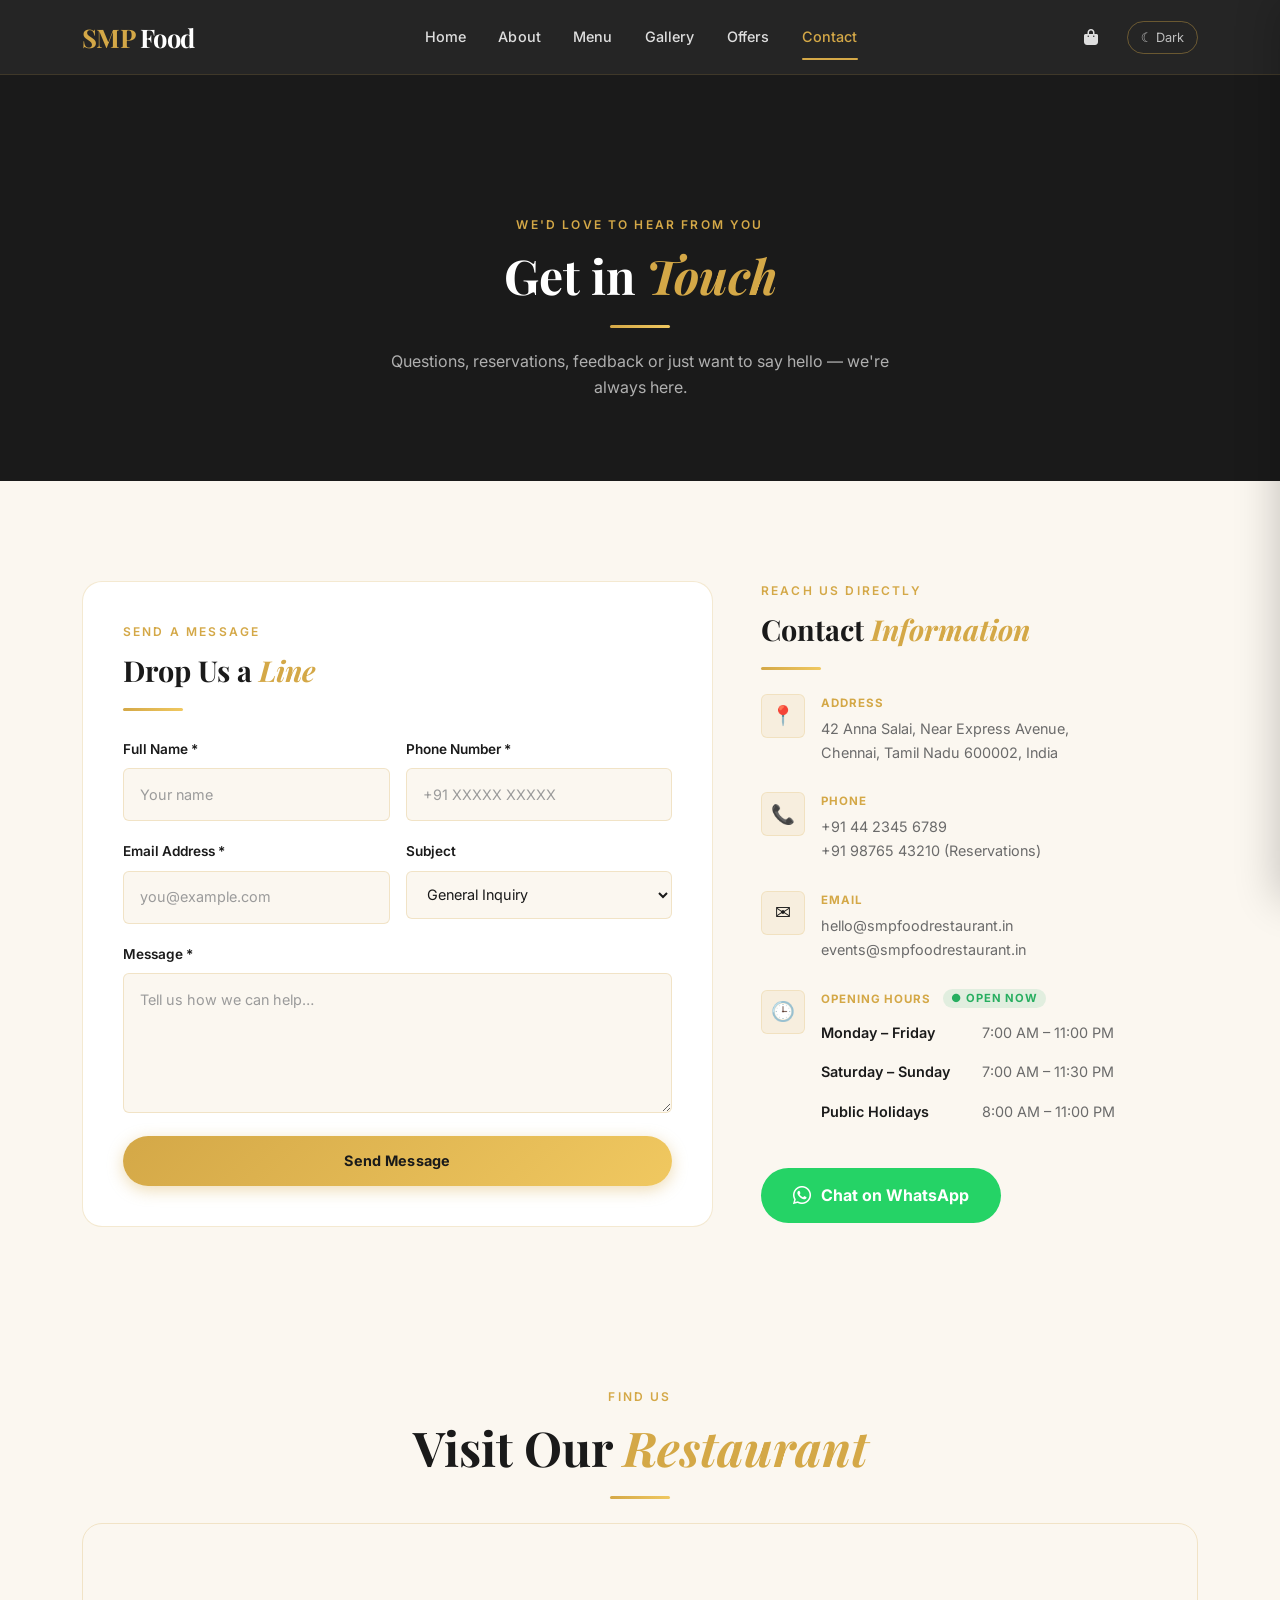
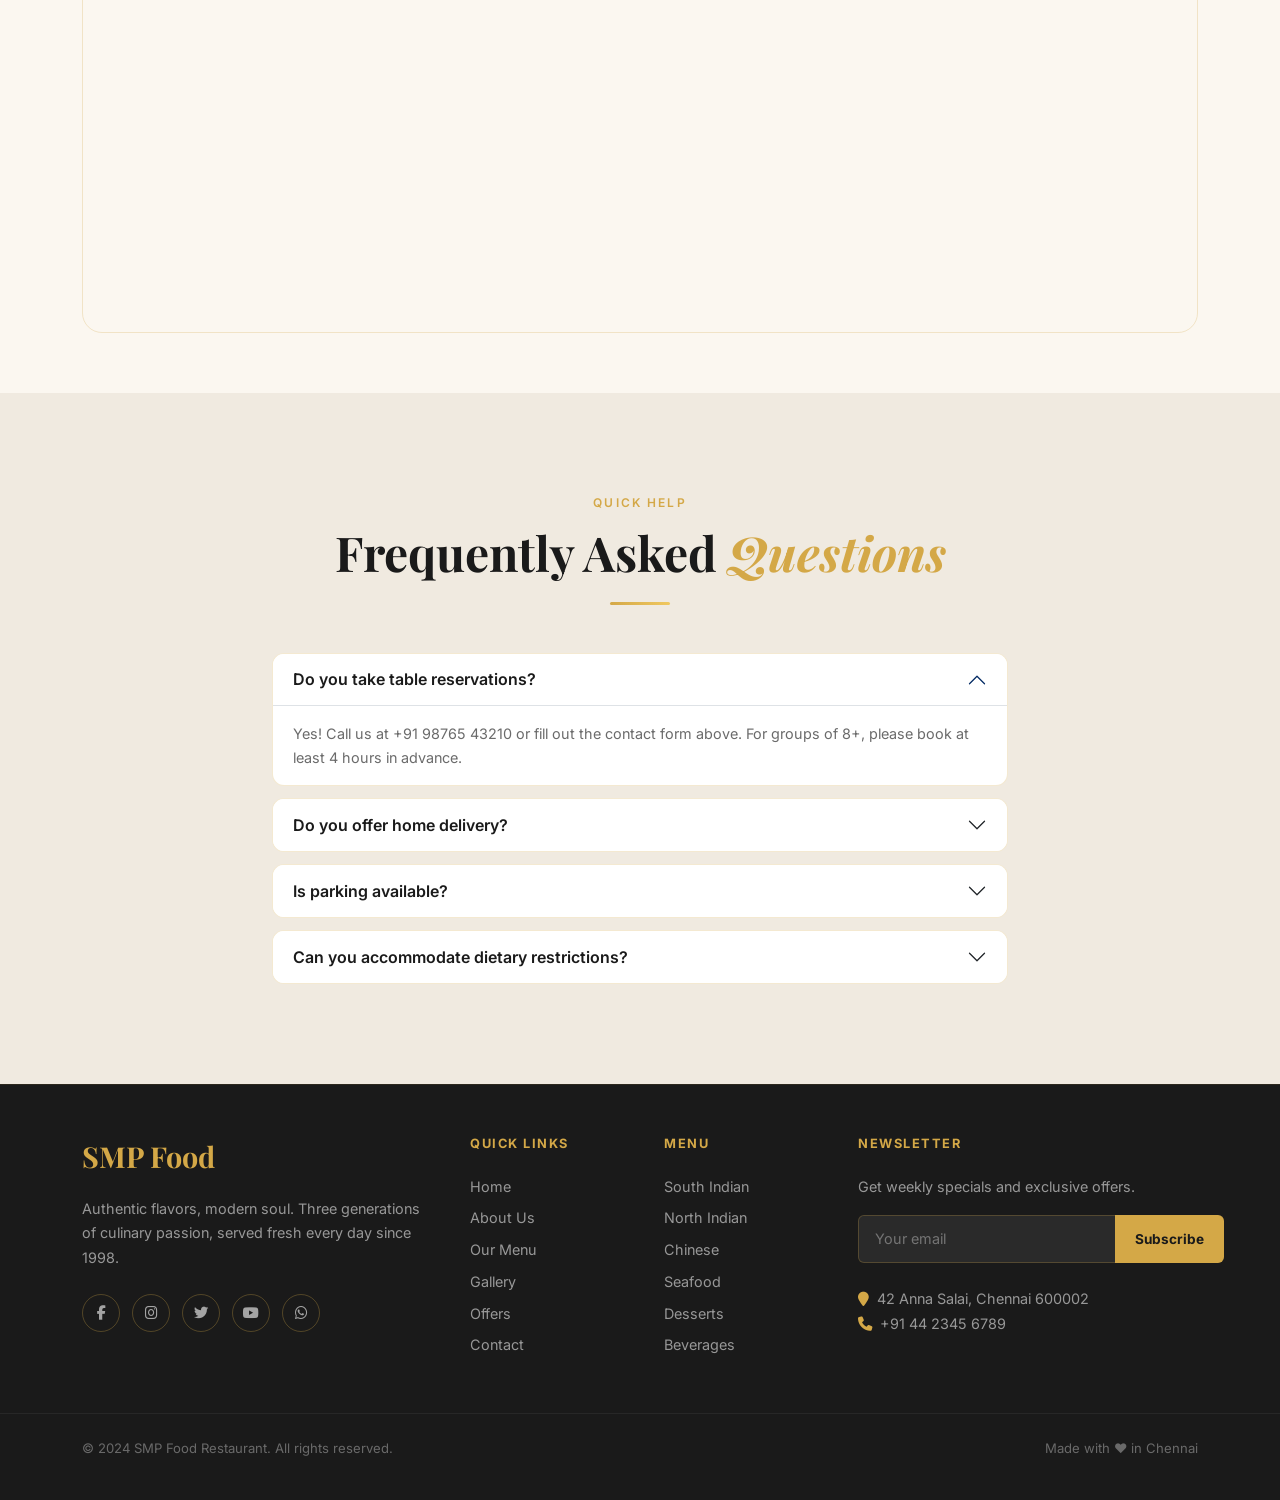
<file: Restaurant/contact.html>
<!DOCTYPE html>
<html lang="en" data-theme="">
<head>
  <meta charset="UTF-8">
  <meta name="viewport" content="width=device-width, initial-scale=1.0">
  <title>Contact Us — SMP Food Restaurant</title>
  <meta name="description" content="Get in touch with SMP Food Restaurant, Chennai. Find our location, opening hours, phone number and send us a message.">
  <link rel="icon" href="data:image/svg+xml,<svg xmlns='http://www.w3.org/2000/svg' viewBox='0 0 100 100'><text y='.9em' font-size='90'>🍛</text></svg>">
  <link rel="stylesheet" href="https://cdn.jsdelivr.net/npm/bootstrap@5.3.2/dist/css/bootstrap.min.css">
  <link rel="stylesheet" href="https://cdnjs.cloudflare.com/ajax/libs/font-awesome/6.5.0/css/all.min.css">
  <link rel="stylesheet" href="assets/css/style.css">
</head>
<body>

<!-- Cart Overlay & Sidebar -->
<div id="cart-overlay"></div>
<div id="cart-sidebar">
  <div class="cart-header">
    <h3 class="cart-title">🛒 Your Order</h3>
    <button id="cart-close" class="cart-close">✕</button>
  </div>
  <div class="cart-items" id="cart-items"></div>
  <div class="cart-footer">
    <div class="cart-total-row"><span>Total</span><span id="cart-total">₹0</span></div>
    <button id="checkout-btn" class="btn-gold w-100 mb-2" disabled>Checkout</button>
    <button id="clear-cart" class="btn-outline-gold w-100" style="font-size:0.85rem">Clear Cart</button>
  </div>
</div>
<div id="toast-smp" class="toast-smp"><span class="toast-icon">✓</span><span class="toast-msg"></span></div>
<button id="back-to-top" title="Back to top">↑</button>

<!-- NAVBAR -->
<nav id="mainNav" class="navbar navbar-expand-lg sticky-top">
  <div class="container">
    <a class="navbar-brand" href="index.html">SMP <span>Food</span></a>
    <div class="d-flex align-items-center gap-2 order-lg-last">
      <div class="cart-btn-wrap position-relative" id="cart-toggle">
        <i class="fa fa-shopping-bag"></i><span id="cart-count">0</span>
      </div>
      <button class="dark-toggle">☾ Dark</button>
      <button class="navbar-toggler ms-2" type="button" data-bs-toggle="collapse" data-bs-target="#navMenu">
        <span class="navbar-toggler-icon"></span>
      </button>
    </div>
    <div class="collapse navbar-collapse" id="navMenu">
      <ul class="navbar-nav mx-auto">
        <li class="nav-item"><a class="nav-link" href="index.html">Home</a></li>
        <li class="nav-item"><a class="nav-link" href="about.html">About</a></li>
        <li class="nav-item"><a class="nav-link" href="menu.html">Menu</a></li>
        <li class="nav-item"><a class="nav-link" href="gallery.html">Gallery</a></li>
        <li class="nav-item"><a class="nav-link" href="offers.html">Offers</a></li>
        <li class="nav-item"><a class="nav-link" href="contact.html">Contact</a></li>
      </ul>
    </div>
  </div>
</nav>

<!-- HERO -->
<section class="contact-hero">
  <div style="position:relative;z-index:2">
    <div class="container text-center text-white">
      <span class="section-eyebrow" data-fade>We'd Love to Hear From You</span>
      <h1 class="section-title" style="color:white" data-fade>Get in <em>Touch</em></h1>
      <div class="divider-gold mx-auto"></div>
      <p style="color:rgba(255,255,255,0.65);max-width:500px;margin:1rem auto 0;font-size:1rem" data-fade>
        Questions, reservations, feedback or just want to say hello — we're always here.
      </p>
    </div>
  </div>
</section>

<!-- CONTACT FORM + INFO -->
<section class="section-pad">
  <div class="container">
    <div class="row g-5">
      <!-- FORM -->
      <div class="col-lg-7" data-fade-left>
        <div class="contact-card">
          <span class="section-eyebrow">Send a Message</span>
          <h2 class="section-title" style="font-size:1.8rem">Drop Us a <em>Line</em></h2>
          <div class="divider-gold"></div>
          <form id="contact-form" class="mt-4">
            <div class="row g-3">
              <div class="col-md-6">
                <label class="form-label" style="font-size:0.85rem;font-weight:600">Full Name *</label>
                <input type="text" class="form-control-smp" placeholder="Your name" required>
              </div>
              <div class="col-md-6">
                <label class="form-label" style="font-size:0.85rem;font-weight:600">Phone Number *</label>
                <input type="tel" class="form-control-smp" placeholder="+91 XXXXX XXXXX" required>
              </div>
              <div class="col-md-6">
                <label class="form-label" style="font-size:0.85rem;font-weight:600">Email Address *</label>
                <input type="email" class="form-control-smp" placeholder="you@example.com" required>
              </div>
              <div class="col-md-6">
                <label class="form-label" style="font-size:0.85rem;font-weight:600">Subject</label>
                <select class="form-control-smp">
                  <option>General Inquiry</option>
                  <option>Table Reservation</option>
                  <option>Catering & Events</option>
                  <option>Feedback / Complaint</option>
                  <option>Job Application</option>
                </select>
              </div>
              <div class="col-12">
                <label class="form-label" style="font-size:0.85rem;font-weight:600">Message *</label>
                <textarea class="form-control-smp" placeholder="Tell us how we can help…" required></textarea>
              </div>
              <div class="col-12">
                <button type="submit" class="btn-gold w-100 w-md-auto">Send Message</button>
              </div>
            </div>
          </form>
        </div>
      </div>

      <!-- INFO -->
      <div class="col-lg-5" data-fade-right>
        <span class="section-eyebrow">Reach Us Directly</span>
        <h2 class="section-title" style="font-size:1.8rem">Contact <em>Information</em></h2>
        <div class="divider-gold mb-4"></div>

        <div class="info-item">
          <div class="info-icon">📍</div>
          <div>
            <div class="info-label">Address</div>
            <div class="info-value">42 Anna Salai, Near Express Avenue,<br>Chennai, Tamil Nadu 600002, India</div>
          </div>
        </div>
        <div class="info-item">
          <div class="info-icon">📞</div>
          <div>
            <div class="info-label">Phone</div>
            <div class="info-value">+91 44 2345 6789<br>+91 98765 43210 (Reservations)</div>
          </div>
        </div>
        <div class="info-item">
          <div class="info-icon">✉️</div>
          <div>
            <div class="info-label">Email</div>
            <div class="info-value">hello@smpfoodrestaurant.in<br>events@smpfoodrestaurant.in</div>
          </div>
        </div>
        <div class="info-item">
          <div class="info-icon">🕒</div>
          <div>
            <div class="info-label">Opening Hours <span class="open-badge">● Open Now</span></div>
            <table class="hours-table">
              <tr><td>Monday – Friday</td><td>7:00 AM – 11:00 PM</td></tr>
              <tr><td>Saturday – Sunday</td><td>7:00 AM – 11:30 PM</td></tr>
              <tr><td>Public Holidays</td><td>8:00 AM – 11:00 PM</td></tr>
            </table>
          </div>
        </div>

        <!-- WhatsApp -->
        <a href="https://wa.me/919876543210?text=Hi%20SMP%20Food%2C%20I%27d%20like%20to%20know%20more" target="_blank" class="whatsapp-btn mt-2">
          <i class="fab fa-whatsapp" style="font-size:1.3rem"></i> Chat on WhatsApp
        </a>
      </div>
    </div>
  </div>
</section>

<!-- MAP -->
<section class="section-pad-sm">
  <div class="container">
    <div class="text-center mb-4" data-fade>
      <span class="section-eyebrow">Find Us</span>
      <h2 class="section-title">Visit Our <em>Restaurant</em></h2>
      <div class="divider-gold mx-auto"></div>
    </div>
    <div class="map-embed" data-fade>
      <iframe
        src="https://www.google.com/maps/embed?pb=!1m18!1m12!1m3!1d3888.526766329!2d80.2602!3d13.0604!2m3!1f0!2f0!3f0!3m2!1i1024!2i768!4f13.1!3m3!1m2!1s0x0%3A0x0!2zMTPCsDAzJzM2LjQiTiA4MMKwMTUnMzYuNyJF!5e0!3m2!1sen!2sin!4v1620000000000!5m2!1sen!2sin"
        width="100%" height="400" style="border:0" allowfullscreen="" loading="lazy"
        referrerpolicy="no-referrer-when-downgrade" title="SMP Food Restaurant Location">
      </iframe>
    </div>
  </div>
</section>

<!-- FAQ / QUICK LINKS -->
<section class="section-pad featured-bg">
  <div class="container">
    <div class="text-center mb-5" data-fade>
      <span class="section-eyebrow">Quick Help</span>
      <h2 class="section-title">Frequently Asked <em>Questions</em></h2>
      <div class="divider-gold mx-auto"></div>
    </div>
    <div class="row justify-content-center">
      <div class="col-lg-8">
        <div class="accordion" id="faqAccordion" data-fade>
          <div class="accordion-item" style="background:var(--white);border:1px solid var(--border);border-radius:var(--radius-md);margin-bottom:0.75rem;overflow:hidden">
            <h2 class="accordion-header">
              <button class="accordion-button" type="button" data-bs-toggle="collapse" data-bs-target="#faq1" style="background:var(--white);color:var(--text-main);font-weight:600">Do you take table reservations?</button>
            </h2>
            <div id="faq1" class="accordion-collapse collapse show" data-bs-parent="#faqAccordion">
              <div class="accordion-body" style="color:var(--text-muted);font-size:0.9rem">Yes! Call us at +91 98765 43210 or fill out the contact form above. For groups of 8+, please book at least 4 hours in advance.</div>
            </div>
          </div>
          <div class="accordion-item" style="background:var(--white);border:1px solid var(--border);border-radius:var(--radius-md);margin-bottom:0.75rem;overflow:hidden">
            <h2 class="accordion-header">
              <button class="accordion-button collapsed" type="button" data-bs-toggle="collapse" data-bs-target="#faq2" style="background:var(--white);color:var(--text-main);font-weight:600">Do you offer home delivery?</button>
            </h2>
            <div id="faq2" class="accordion-collapse collapse" data-bs-parent="#faqAccordion">
              <div class="accordion-body" style="color:var(--text-muted);font-size:0.9rem">Yes, we deliver within a 7km radius via our own delivery team, and we're also available on Swiggy and Zomato for wider coverage.</div>
            </div>
          </div>
          <div class="accordion-item" style="background:var(--white);border:1px solid var(--border);border-radius:var(--radius-md);margin-bottom:0.75rem;overflow:hidden">
            <h2 class="accordion-header">
              <button class="accordion-button collapsed" type="button" data-bs-toggle="collapse" data-bs-target="#faq3" style="background:var(--white);color:var(--text-main);font-weight:600">Is parking available?</button>
            </h2>
            <div id="faq3" class="accordion-collapse collapse" data-bs-parent="#faqAccordion">
              <div class="accordion-body" style="color:var(--text-muted);font-size:0.9rem">Yes, we have a private parking lot for 25 vehicles, plus valet service available on weekends and during events.</div>
            </div>
          </div>
          <div class="accordion-item" style="background:var(--white);border:1px solid var(--border);border-radius:var(--radius-md);overflow:hidden">
            <h2 class="accordion-header">
              <button class="accordion-button collapsed" type="button" data-bs-toggle="collapse" data-bs-target="#faq4" style="background:var(--white);color:var(--text-main);font-weight:600">Can you accommodate dietary restrictions?</button>
            </h2>
            <div id="faq4" class="accordion-collapse collapse" data-bs-parent="#faqAccordion">
              <div class="accordion-body" style="color:var(--text-muted);font-size:0.9rem">Absolutely. We offer Jain food, vegan options, and can adjust spice levels or remove allergens on request — just let our staff know.</div>
            </div>
          </div>
        </div>
      </div>
    </div>
  </div>
</section>

<!-- FOOTER -->
<footer class="site-footer pt-5">
  <div class="container">
    <div class="row g-5 pb-5">
      <div class="col-lg-4">
        <div class="footer-brand mb-3">SMP Food</div>
        <p class="footer-text mb-4">Authentic flavors, modern soul. Three generations of culinary passion, served fresh every day since 1998.</p>
        <div class="social-icons">
          <a href="#" class="social-icon"><i class="fab fa-facebook-f"></i></a>
          <a href="#" class="social-icon"><i class="fab fa-instagram"></i></a>
          <a href="#" class="social-icon"><i class="fab fa-twitter"></i></a>
          <a href="#" class="social-icon"><i class="fab fa-youtube"></i></a>
          <a href="https://wa.me/919876543210" class="social-icon"><i class="fab fa-whatsapp"></i></a>
        </div>
      </div>
      <div class="col-lg-2 col-md-4 col-6">
        <div class="footer-heading">Quick Links</div>
        <a class="footer-link" href="index.html">Home</a>
        <a class="footer-link" href="about.html">About Us</a>
        <a class="footer-link" href="menu.html">Our Menu</a>
        <a class="footer-link" href="gallery.html">Gallery</a>
        <a class="footer-link" href="offers.html">Offers</a>
        <a class="footer-link" href="contact.html">Contact</a>
      </div>
      <div class="col-lg-2 col-md-4 col-6">
        <div class="footer-heading">Menu</div>
        <a class="footer-link" href="menu.html?cat=south-indian">South Indian</a>
        <a class="footer-link" href="menu.html?cat=north-indian">North Indian</a>
        <a class="footer-link" href="menu.html?cat=chinese">Chinese</a>
        <a class="footer-link" href="menu.html?cat=seafood">Seafood</a>
        <a class="footer-link" href="menu.html?cat=desserts">Desserts</a>
        <a class="footer-link" href="menu.html?cat=beverages">Beverages</a>
      </div>
      <div class="col-lg-4 col-md-4">
        <div class="footer-heading">Newsletter</div>
        <p class="footer-text mb-3">Get weekly specials and exclusive offers.</p>
        <form id="newsletter-form" class="newsletter-form mb-4">
          <input type="email" placeholder="Your email" required>
          <button type="submit">Subscribe</button>
        </form>
        <div class="footer-text">
          <i class="fa fa-map-marker me-2" style="color:var(--gold)"></i>42 Anna Salai, Chennai 600002<br>
          <i class="fa fa-phone me-2" style="color:var(--gold)"></i>+91 44 2345 6789
        </div>
      </div>
    </div>
  </div>
  <div class="footer-bottom">
    <div class="container d-flex flex-wrap justify-content-between align-items-center gap-2">
      <p>© 2024 SMP Food Restaurant. All rights reserved.</p>
      <p>Made with ❤️ in Chennai</p>
    </div>
  </div>
</footer>

<script src="https://cdn.jsdelivr.net/npm/jquery@3.7.1/dist/jquery.min.js"></script>
<script src="https://cdn.jsdelivr.net/npm/bootstrap@5.3.2/dist/js/bootstrap.bundle.min.js"></script>
<script src="assets/js/cart.js"></script>
<script src="assets/js/script.js"></script>
</body>
</html>
</file>
<file: Restaurant/assets/css/style.css>
/* ==============================================
   SMP Food Restaurant — Master Stylesheet
   Design: Deep charcoal + saffron gold + cream
   Typography: Playfair Display + Inter
   ============================================== */

@import url('https://fonts.googleapis.com/css2?family=Playfair+Display:ital,wght@0,400;0,600;0,700;1,400&family=Inter:wght@300;400;500;600;700&display=swap');

/* ---- CSS Variables ---- */
:root {
  --gold: #D4A847;
  --gold-light: #F0C860;
  --gold-dark: #A8831E;
  --charcoal: #1A1A1A;
  --charcoal-soft: #2D2D2D;
  --cream: #FBF7F0;
  --cream-dark: #F0EAE0;
  --text-main: #1A1A1A;
  --text-muted: #6B6B6B;
  --text-light: #9B9B9B;
  --white: #FFFFFF;
  --danger: #E74C3C;
  --success: #27AE60;
  --spicy: #FF4444;
  --border: rgba(212,168,71,0.25);
  --shadow-sm: 0 2px 12px rgba(0,0,0,0.08);
  --shadow-md: 0 8px 32px rgba(0,0,0,0.12);
  --shadow-lg: 0 16px 48px rgba(0,0,0,0.18);
  --radius-sm: 6px;
  --radius-md: 12px;
  --radius-lg: 20px;
  --radius-xl: 32px;
  --transition: all 0.3s cubic-bezier(0.25, 0.46, 0.45, 0.94);
  --font-display: 'Playfair Display', Georgia, serif;
  --font-body: 'Inter', system-ui, sans-serif;
}

/* Dark Mode */
[data-theme="dark"] {
  --cream: #111111;
  --cream-dark: #1A1A1A;
  --charcoal: #F5F0E8;
  --charcoal-soft: #E8E0D0;
  --text-main: #F5F0E8;
  --text-muted: #BBBBBB;
  --text-light: #888888;
  --white: #1E1E1E;
  --border: rgba(212,168,71,0.2);
  --shadow-sm: 0 2px 12px rgba(0,0,0,0.3);
  --shadow-md: 0 8px 32px rgba(0,0,0,0.4);
}

/* ---- Reset & Base ---- */
*, *::before, *::after { box-sizing: border-box; margin: 0; padding: 0; }
html { scroll-behavior: smooth; font-size: 16px; overflow-x: hidden; }
body {
  font-family: var(--font-body);
  background: var(--cream);
  color: var(--text-main);
  line-height: 1.65;
  overflow-x: hidden;
  transition: background 0.3s, color 0.3s;
}
img { max-width: 100%; height: auto; display: block; }
a { color: var(--gold); text-decoration: none; transition: var(--transition); }
a:hover { color: var(--gold-dark); }

/* ---- Loading Screen ---- */
#loading-screen {
  position: fixed; inset: 0; background: var(--charcoal);
  display: flex; align-items: center; justify-content: center;
  z-index: 9999; transition: opacity 0.5s ease;
}
#loading-screen.fade-out { opacity: 0; pointer-events: none; }
.loader-inner { text-align: center; }
.loader-logo { font-family: var(--font-display); font-size: 2.5rem; color: var(--gold); margin-bottom: 1.5rem; }
.loader-bar { width: 200px; height: 3px; background: rgba(255,255,255,0.1); border-radius: 2px; overflow: hidden; margin: 0 auto; }
.loader-fill { height: 100%; background: linear-gradient(90deg, var(--gold), var(--gold-light)); border-radius: 2px; animation: loadFill 2s ease forwards; }
@keyframes loadFill { from { width: 0; } to { width: 100%; } }

/* ---- Navbar ---- */
#mainNav {
  background: rgba(26,26,26,0.95);
  backdrop-filter: blur(12px);
  -webkit-backdrop-filter: blur(12px);
  border-bottom: 1px solid rgba(212,168,71,0.15);
  transition: var(--transition);
  padding: 0;
}
#mainNav.scrolled { box-shadow: 0 4px 24px rgba(0,0,0,0.3); }
.navbar-brand {
  font-family: var(--font-display);
  font-size: 1.6rem;
  font-weight: 700;
  color: var(--gold) !important;
  letter-spacing: -0.02em;
}
.navbar-brand span { color: var(--white); }
.nav-link {
  color: rgba(255,255,255,0.85) !important;
  font-weight: 500;
  font-size: 0.9rem;
  padding: 1.5rem 1rem !important;
  letter-spacing: 0.01em;
  position: relative;
  transition: var(--transition);
}
.nav-link::after {
  content: '';
  position: absolute;
  bottom: 0.8rem; left: 50%; right: 50%;
  height: 2px;
  background: var(--gold);
  border-radius: 2px;
  transition: var(--transition);
}
.nav-link:hover::after, .nav-link.active::after { left: 1rem; right: 1rem; }
.nav-link:hover, .nav-link.active { color: var(--gold) !important; }
.navbar-toggler { border: 1px solid rgba(212,168,71,0.4); padding: 0.4rem 0.8rem; }
.navbar-toggler-icon { background-image: url("data:image/svg+xml,%3csvg xmlns='http://www.w3.org/2000/svg' viewBox='0 0 30 30'%3e%3cpath stroke='rgba(212,168,71,0.9)' stroke-width='2' d='M4 7h22M4 15h22M4 23h22'/%3e%3c/svg%3e"); }

/* Cart Badge */
#cart-count {
  position: absolute; top: 0.7rem; right: 0.3rem;
  background: var(--danger); color: white;
  border-radius: 50%; width: 18px; height: 18px;
  font-size: 0.65rem; display: flex; align-items: center; justify-content: center;
  font-weight: 700; opacity: 0; transition: opacity 0.2s;
}
#cart-count.show { opacity: 1; }
.cart-btn-wrap { position: relative; cursor: pointer; padding: 1.5rem 0.8rem; color: rgba(255,255,255,0.85); }
.cart-btn-wrap:hover { color: var(--gold); }

/* Dark Mode Toggle */
.dark-toggle {
  background: transparent; border: 1px solid rgba(212,168,71,0.4);
  color: rgba(255,255,255,0.7); border-radius: 20px;
  padding: 0.3rem 0.8rem; font-size: 0.8rem; cursor: pointer;
  transition: var(--transition); margin-left: 0.5rem;
}
.dark-toggle:hover { background: var(--gold); border-color: var(--gold); color: var(--charcoal); }

/* ---- Section Utilities ---- */
.section-pad { padding: 100px 0; }
.section-pad-sm { padding: 60px 0; }
.section-eyebrow {
  font-family: var(--font-body); font-size: 0.75rem; font-weight: 600;
  letter-spacing: 0.18em; text-transform: uppercase; color: var(--gold);
  margin-bottom: 0.75rem; display: block;
}
.section-title {
  font-family: var(--font-display); font-size: clamp(2rem, 4vw, 3rem);
  font-weight: 700; line-height: 1.2; color: var(--text-main);
  margin-bottom: 1rem;
}
.section-title em { font-style: italic; color: var(--gold); }
.section-lead {
  font-size: 1.05rem; color: var(--text-muted);
  max-width: 560px; line-height: 1.7;
}
.divider-gold {
  width: 60px; height: 3px; background: linear-gradient(90deg, var(--gold), var(--gold-light));
  border-radius: 2px; margin: 1.25rem 0;
}
.divider-gold.mx-auto { margin: 1.25rem auto; }

/* ---- Buttons ---- */
.btn-gold {
  background: linear-gradient(135deg, var(--gold) 0%, var(--gold-light) 100%);
  color: var(--charcoal); font-weight: 700; font-size: 0.9rem;
  border: none; border-radius: var(--radius-xl);
  padding: 0.8rem 2rem; letter-spacing: 0.02em;
  box-shadow: 0 4px 16px rgba(212,168,71,0.4);
  transition: var(--transition);
}
.btn-gold:hover {
  transform: translateY(-2px); box-shadow: 0 8px 24px rgba(212,168,71,0.5);
  background: linear-gradient(135deg, var(--gold-light) 0%, var(--gold) 100%);
  color: var(--charcoal);
}
.btn-outline-gold {
  background: transparent; border: 2px solid var(--gold);
  color: var(--gold); font-weight: 600; border-radius: var(--radius-xl);
  padding: 0.75rem 2rem; transition: var(--transition);
}
.btn-outline-gold:hover { background: var(--gold); color: var(--charcoal); }
.btn-dark-pill {
  background: var(--charcoal); color: var(--white); border: none;
  border-radius: var(--radius-xl); padding: 0.8rem 2rem; font-weight: 600;
  transition: var(--transition);
}
.btn-dark-pill:hover { background: var(--charcoal-soft); color: var(--gold); }

/* ---- Hero ---- */
#hero {
  min-height: 100vh; display: flex; align-items: center;
  position: relative; overflow: hidden;
  background: var(--charcoal);
}
.hero-bg {
  position: absolute; inset: 0;
  background: url('https://images.unsplash.com/photo-1414235077428-338989a2e8c0?w=1800&q=80') center/cover no-repeat;
  opacity: 0.25; transform: scale(1.05);
  transition: transform 8s ease;
}
#hero:hover .hero-bg { transform: scale(1.0); }
.hero-overlay { position: absolute; inset: 0; background: linear-gradient(135deg, rgba(26,26,26,0.92) 0%, rgba(26,26,26,0.65) 60%, rgba(212,168,71,0.08) 100%); }
.hero-content { position: relative; z-index: 2; padding-top: 80px; }
.hero-badge {
  display: inline-flex; align-items: center; gap: 0.5rem;
  background: rgba(212,168,71,0.15); border: 1px solid rgba(212,168,71,0.35);
  color: var(--gold); font-size: 0.8rem; font-weight: 600; letter-spacing: 0.12em;
  text-transform: uppercase; padding: 0.4rem 1rem; border-radius: 20px; margin-bottom: 1.5rem;
}
.hero-title {
  font-family: var(--font-display); font-size: clamp(2.8rem, 6vw, 5rem);
  font-weight: 700; line-height: 1.1; color: var(--white); margin-bottom: 1.25rem;
}
.hero-title .accent { color: var(--gold); display: block; }
.hero-subtitle { font-size: 1.15rem; color: rgba(255,255,255,0.7); max-width: 500px; margin-bottom: 2.5rem; line-height: 1.7; }
.hero-actions { display: flex; gap: 1rem; flex-wrap: wrap; }
.hero-stats { display: flex; gap: 2.5rem; margin-top: 4rem; flex-wrap: wrap; }
.hero-stat-num { font-family: var(--font-display); font-size: 2rem; font-weight: 700; color: var(--gold); line-height: 1; }
.hero-stat-label { font-size: 0.78rem; color: rgba(255,255,255,0.55); letter-spacing: 0.08em; text-transform: uppercase; margin-top: 0.3rem; }
.hero-img-wrap {
  position: relative; border-radius: var(--radius-xl); overflow: hidden;
  box-shadow: var(--shadow-lg); max-width: 520px; margin: 0 auto;
}
.hero-img-wrap img { width: 100%; height: 500px; object-fit: cover; }
.hero-float-card {
  position: absolute; background: var(--white); border-radius: var(--radius-md);
  padding: 0.75rem 1.25rem; box-shadow: var(--shadow-md);
  display: flex; align-items: center; gap: 0.75rem;
}
.hero-float-card.card-1 { bottom: 2rem; left: -1.5rem; }
.hero-float-card.card-2 { top: 2rem; right: -1.5rem; }
.hero-float-icon { font-size: 1.5rem; }
.hero-float-text { font-size: 0.8rem; }
.hero-float-text strong { display: block; font-weight: 700; color: var(--text-main); }
.hero-float-text span { color: var(--text-muted); }

/* ---- Welcome Strip ---- */
.welcome-strip {
  background: linear-gradient(90deg, var(--gold) 0%, var(--gold-light) 50%, var(--gold) 100%);
  padding: 1rem 0;
  overflow: hidden;
}
.strip-track {
  display: flex; gap: 3rem; white-space: nowrap;
  animation: stripScroll 20s linear infinite;
}
.strip-item { font-size: 0.85rem; font-weight: 600; color: var(--charcoal); letter-spacing: 0.05em; }
@keyframes stripScroll { from { transform: translateX(0); } to { transform: translateX(-50%); } }

/* ---- Featured Cards ---- */
.featured-bg { background: var(--cream-dark); }
.food-card {
  background: var(--white); border: 1px solid var(--border);
  border-radius: var(--radius-lg); overflow: hidden;
  transition: var(--transition); height: 100%;
  display: flex; flex-direction: column;
}
.food-card:hover { transform: translateY(-6px); box-shadow: var(--shadow-lg); border-color: var(--gold); }
.food-card-img { position: relative; overflow: hidden; height: 220px; }
.food-card-img img { width: 100%; height: 100%; object-fit: cover; transition: transform 0.5s ease; }
.food-card:hover .food-card-img img { transform: scale(1.08); }
.food-badge {
  position: absolute; top: 0.75rem; left: 0.75rem;
  background: var(--gold); color: var(--charcoal);
  font-size: 0.7rem; font-weight: 700; padding: 0.25rem 0.7rem;
  border-radius: 20px; letter-spacing: 0.04em;
}
.veg-dot {
  position: absolute; top: 0.75rem; right: 0.75rem;
  width: 24px; height: 24px; border-radius: 3px;
  border: 2px solid; display: flex; align-items: center; justify-content: center;
  font-size: 0.55rem; font-weight: 700; background: white;
}
.veg-dot.veg { border-color: var(--success); color: var(--success); }
.veg-dot.non-veg { border-color: var(--danger); color: var(--danger); }
.food-card-body { padding: 1.25rem; flex: 1; display: flex; flex-direction: column; }
.food-card-cat { font-size: 0.72rem; font-weight: 600; color: var(--gold); text-transform: uppercase; letter-spacing: 0.1em; margin-bottom: 0.4rem; }
.food-card-name { font-family: var(--font-display); font-size: 1.1rem; font-weight: 600; color: var(--text-main); margin-bottom: 0.5rem; line-height: 1.3; }
.food-card-desc { font-size: 0.82rem; color: var(--text-muted); line-height: 1.5; flex: 1; margin-bottom: 1rem; display: -webkit-box; -webkit-line-clamp: 2; -webkit-box-orient: vertical; overflow: hidden; }
.food-card-footer { display: flex; align-items: center; justify-content: space-between; gap: 0.5rem; }
.food-price { font-family: var(--font-display); font-size: 1.3rem; font-weight: 700; color: var(--text-main); }
.food-price small { font-size: 0.8rem; font-weight: 500; font-family: var(--font-body); color: var(--text-muted); }
.food-rating { display: flex; align-items: center; gap: 0.3rem; font-size: 0.8rem; }
.food-rating .star { color: var(--gold); }
.food-rating span { color: var(--text-muted); }
.btn-add-cart {
  background: var(--charcoal); color: var(--white);
  border: none; border-radius: 50%; width: 36px; height: 36px;
  font-size: 1.2rem; cursor: pointer; transition: var(--transition);
  display: flex; align-items: center; justify-content: center; flex-shrink: 0;
}
.btn-add-cart:hover { background: var(--gold); color: var(--charcoal); transform: scale(1.1); }

/* ---- Categories ---- */
.cat-grid { display: grid; grid-template-columns: repeat(auto-fill, minmax(120px, 1fr)); gap: 1rem; }
.cat-card {
  background: var(--white); border: 1px solid var(--border); border-radius: var(--radius-lg);
  padding: 1.5rem 1rem; text-align: center; cursor: pointer;
  transition: var(--transition);
}
.cat-card:hover, .cat-card.active { border-color: var(--gold); background: var(--gold); }
.cat-card:hover .cat-icon, .cat-card.active .cat-icon { transform: scale(1.15); }
.cat-icon { font-size: 2.5rem; margin-bottom: 0.75rem; transition: transform 0.3s; }
.cat-name { font-size: 0.8rem; font-weight: 600; color: var(--text-muted); }
.cat-card:hover .cat-name, .cat-card.active .cat-name { color: var(--charcoal); }

/* ---- Special Offers ---- */
.offers-bg { background: var(--charcoal); }
.offer-card {
  background: linear-gradient(135deg, var(--charcoal-soft), #1E1E1E);
  border: 1px solid rgba(212,168,71,0.2); border-radius: var(--radius-lg);
  overflow: hidden; position: relative;
}
.offer-card::before {
  content: ''; position: absolute; top: 0; right: 0;
  width: 150px; height: 150px; background: radial-gradient(circle, rgba(212,168,71,0.12), transparent);
}
.offer-badge { background: var(--gold); color: var(--charcoal); font-weight: 700; font-size: 0.8rem; padding: 0.35rem 1rem; border-radius: 20px; display: inline-block; margin-bottom: 1rem; }
.offer-title { font-family: var(--font-display); font-size: 1.5rem; color: var(--white); margin-bottom: 0.75rem; }
.offer-desc { color: rgba(255,255,255,0.6); font-size: 0.9rem; margin-bottom: 1.25rem; }
.offer-discount { font-family: var(--font-display); font-size: 3.5rem; font-weight: 700; color: var(--gold); line-height: 1; }
.offer-discount small { font-size: 1rem; font-weight: 400; }
.offer-img { height: 200px; object-fit: cover; width: 100%; }

/* ---- Testimonials ---- */
.testimonial-card {
  background: var(--white); border: 1px solid var(--border);
  border-radius: var(--radius-lg); padding: 2rem;
  position: relative;
}
.testimonial-card::before {
  content: '"'; font-family: var(--font-display); font-size: 6rem; line-height: 0.8;
  color: var(--gold); opacity: 0.15; position: absolute; top: 1rem; left: 1.5rem;
  pointer-events: none;
}
.testimonial-stars { color: var(--gold); margin-bottom: 0.75rem; }
.testimonial-text { font-size: 0.95rem; color: var(--text-muted); line-height: 1.7; margin-bottom: 1.5rem; }
.testimonial-author { display: flex; align-items: center; gap: 1rem; }
.testimonial-avatar { width: 48px; height: 48px; border-radius: 50%; object-fit: cover; border: 2px solid var(--gold); }
.testimonial-name { font-weight: 700; font-size: 0.9rem; }
.testimonial-meta { font-size: 0.78rem; color: var(--text-muted); }

/* ---- Stats ---- */
.stats-bg { background: linear-gradient(135deg, var(--charcoal) 0%, var(--charcoal-soft) 100%); }
.stat-item { text-align: center; padding: 2rem; }
.stat-number {
  font-family: var(--font-display); font-size: clamp(2.5rem, 5vw, 3.5rem);
  font-weight: 700; color: var(--gold); line-height: 1; margin-bottom: 0.5rem;
}
.stat-label { font-size: 0.85rem; color: rgba(255,255,255,0.6); text-transform: uppercase; letter-spacing: 0.1em; }

/* ---- Why Choose Us ---- */
.why-icon-wrap {
  width: 64px; height: 64px; border-radius: var(--radius-md);
  background: linear-gradient(135deg, rgba(212,168,71,0.15), rgba(212,168,71,0.05));
  border: 1px solid rgba(212,168,71,0.2);
  display: flex; align-items: center; justify-content: center;
  font-size: 1.6rem; margin-bottom: 1.25rem; transition: var(--transition);
}
.why-item:hover .why-icon-wrap { background: var(--gold); transform: translateY(-3px); }

/* ---- CTA ---- */
.cta-section {
  background: linear-gradient(135deg, var(--gold) 0%, var(--gold-dark) 100%);
  position: relative; overflow: hidden;
}
.cta-section::before {
  content: ''; position: absolute; top: -50%; right: -10%;
  width: 600px; height: 600px;
  background: radial-gradient(circle, rgba(255,255,255,0.1), transparent);
  border-radius: 50%;
}

/* ---- Footer ---- */
.site-footer { background: var(--charcoal); border-top: 1px solid rgba(212,168,71,0.1); }
.footer-brand { font-family: var(--font-display); font-size: 1.8rem; font-weight: 700; color: var(--gold); }
.footer-text { color: rgba(255,255,255,0.55); font-size: 0.9rem; line-height: 1.7; }
.footer-heading { font-size: 0.8rem; font-weight: 700; letter-spacing: 0.12em; text-transform: uppercase; color: var(--gold); margin-bottom: 1.25rem; }
.footer-link { color: rgba(255,255,255,0.55); font-size: 0.9rem; display: block; margin-bottom: 0.5rem; transition: var(--transition); }
.footer-link:hover { color: var(--gold); padding-left: 4px; }
.social-icons { display: flex; gap: 0.75rem; }
.social-icon {
  width: 38px; height: 38px; border-radius: 50%;
  border: 1px solid rgba(212,168,71,0.3);
  display: flex; align-items: center; justify-content: center;
  color: rgba(255,255,255,0.6); font-size: 0.9rem; transition: var(--transition);
}
.social-icon:hover { border-color: var(--gold); background: var(--gold); color: var(--charcoal); }
.footer-bottom { border-top: 1px solid rgba(255,255,255,0.06); padding: 1.5rem 0; }
.footer-bottom p { color: rgba(255,255,255,0.35); font-size: 0.82rem; }

/* Newsletter */
.newsletter-form { display: flex; max-width: 400px; }
.newsletter-form input {
  flex: 1; background: rgba(255,255,255,0.07); border: 1px solid rgba(212,168,71,0.25);
  border-right: none; color: white; padding: 0.7rem 1rem; font-size: 0.9rem;
  border-radius: var(--radius-sm) 0 0 var(--radius-sm); outline: none;
}
.newsletter-form input::placeholder { color: rgba(255,255,255,0.35); }
.newsletter-form button {
  background: var(--gold); border: none; color: var(--charcoal); font-weight: 700;
  padding: 0.7rem 1.25rem; border-radius: 0 var(--radius-sm) var(--radius-sm) 0; cursor: pointer;
  transition: var(--transition); font-size: 0.85rem;
}
.newsletter-form button:hover { background: var(--gold-light); }

/* ---- Cart Sidebar ---- */
/* FIX: previously used "right: -420px" to hide off-screen, then set
   "width: 100vw" in the mobile media query without updating the hidden
   offset. On small screens the sidebar was only pushed 420px off-screen
   even though it was now 100vw wide, leaving a large visible strip on
   the right side of the page on load. Switched to a transform-based
   hide/show so it always sits fully off-screen at any width. */
#cart-sidebar {
  position: fixed; right: 0; top: 0; width: 420px; max-width: 100%;
  height: 100vh; background: var(--white);
  box-shadow: -4px 0 40px rgba(0,0,0,0.2);
  z-index: 1050; display: flex; flex-direction: column;
  transform: translateX(100%);
  transition: transform 0.4s cubic-bezier(0.25,0.46,0.45,0.94);
}
#cart-sidebar.open { transform: translateX(0); }
#cart-overlay {
  position: fixed; inset: 0; background: rgba(0,0,0,0.5);
  z-index: 1040; opacity: 0; pointer-events: none; transition: opacity 0.3s;
}
#cart-overlay.show { opacity: 1; pointer-events: all; }
.cart-header { padding: 1.5rem; border-bottom: 1px solid var(--border); display: flex; align-items: center; justify-content: space-between; }
.cart-title { font-family: var(--font-display); font-size: 1.4rem; font-weight: 700; }
.cart-close { background: none; border: none; font-size: 1.5rem; cursor: pointer; color: var(--text-muted); transition: var(--transition); }
.cart-close:hover { color: var(--danger); transform: rotate(90deg); }
.cart-items { flex: 1; overflow-y: auto; padding: 1rem 1.5rem; }
.cart-item {
  display: flex; gap: 1rem; padding: 1rem 0; border-bottom: 1px solid var(--border);
  align-items: center;
}
.cart-item-img { width: 64px; height: 64px; border-radius: var(--radius-sm); object-fit: cover; flex-shrink: 0; }
.cart-item-info { flex: 1; }
.cart-item-name { font-weight: 600; font-size: 0.9rem; }
.cart-item-price { color: var(--gold); font-weight: 700; font-size: 0.95rem; }
.cart-qty { display: flex; align-items: center; gap: 0.5rem; margin-top: 0.5rem; }
.cart-qty-btn { width: 26px; height: 26px; border-radius: 50%; background: var(--cream-dark); border: 1px solid var(--border); cursor: pointer; font-size: 1rem; display: flex; align-items: center; justify-content: center; transition: var(--transition); }
.cart-qty-btn:hover { background: var(--gold); border-color: var(--gold); }
.cart-qty-num { font-weight: 700; font-size: 0.9rem; min-width: 20px; text-align: center; }
.cart-remove { background: none; border: none; color: var(--text-light); cursor: pointer; font-size: 1rem; transition: var(--transition); }
.cart-remove:hover { color: var(--danger); }
.cart-footer { padding: 1.5rem; border-top: 1px solid var(--border); }
.cart-total-row { display: flex; justify-content: space-between; font-weight: 700; font-size: 1.1rem; margin-bottom: 1.25rem; }
.cart-empty { text-align: center; padding: 3rem 1rem; color: var(--text-muted); }
.cart-empty-icon { font-size: 4rem; margin-bottom: 1rem; }

/* ---- Menu Page ---- */
.menu-hero {
  background: var(--charcoal);
  padding: 140px 0 80px;
  position: relative;
  overflow: hidden;
}
.menu-hero::before {
  content: ''; position: absolute; inset: 0;
  background: url('https://images.unsplash.com/photo-1517248135467-4c7edcad34c4?w=1800&q=80') center/cover;
  opacity: 0.15;
}
.search-bar-wrap { position: relative; max-width: 560px; }
.search-bar-wrap input {
  width: 100%; padding: 1rem 3.5rem 1rem 1.5rem;
  border: 1px solid var(--border); border-radius: var(--radius-xl);
  background: var(--white); font-size: 0.95rem;
  outline: none; color: var(--text-main); transition: var(--transition);
}
.search-bar-wrap input:focus { border-color: var(--gold); box-shadow: 0 0 0 3px rgba(212,168,71,0.15); }
.search-bar-wrap .search-icon {
  position: absolute; right: 1.2rem; top: 50%; transform: translateY(-50%);
  color: var(--text-muted); pointer-events: none;
}
.filter-pill {
  background: var(--white); border: 1px solid var(--border);
  color: var(--text-muted); border-radius: 20px;
  padding: 0.4rem 1rem; font-size: 0.82rem; font-weight: 500; cursor: pointer;
  transition: var(--transition); white-space: nowrap;
}
.filter-pill:hover, .filter-pill.active { background: var(--gold); border-color: var(--gold); color: var(--charcoal); }
.filter-section { background: var(--cream-dark); padding: 1.5rem 0; position: sticky; top: 76px; z-index: 100; }
.menu-grid { display: grid; grid-template-columns: repeat(auto-fill, minmax(300px, 1fr)); gap: 1.75rem; }
.no-results { text-align: center; padding: 4rem 0; color: var(--text-muted); }
.no-results-icon { font-size: 3.5rem; margin-bottom: 1rem; }
.spicy-meter { display: flex; gap: 2px; }
.spicy-dot { width: 8px; height: 8px; border-radius: 50%; }
.spicy-dot.lit { background: var(--spicy); }
.spicy-dot.dim { background: #e0e0e0; }

/* ---- Gallery Page ---- */
.gallery-hero { background: var(--charcoal); padding: 140px 0 80px; position: relative; overflow: hidden; }
.gallery-hero::before { content: ''; position: absolute; inset: 0; background: url('https://images.unsplash.com/photo-1555396273-367ea4eb4db5?w=1800&q=80') center/cover; opacity: 0.2; }
.gallery-tabs .nav-pills .nav-link { border-radius: 20px; padding: 0.5rem 1.25rem; color: var(--text-muted) !important; background: var(--white); border: 1px solid var(--border); font-size: 0.85rem; font-weight: 600; transition: var(--transition); }
.gallery-tabs .nav-pills .nav-link.active,
.gallery-tabs .nav-pills .nav-link:hover { background: var(--gold) !important; border-color: var(--gold); color: var(--charcoal) !important; }
.gallery-masonry { columns: 3; column-gap: 1rem; }
.gallery-item { break-inside: avoid; margin-bottom: 1rem; border-radius: var(--radius-md); overflow: hidden; position: relative; cursor: pointer; }
.gallery-item img { width: 100%; display: block; transition: transform 0.4s ease; }
.gallery-item:hover img { transform: scale(1.05); }
.gallery-overlay { position: absolute; inset: 0; background: linear-gradient(180deg, transparent 50%, rgba(26,26,26,0.8) 100%); opacity: 0; transition: opacity 0.3s; display: flex; align-items: flex-end; padding: 1rem; }
.gallery-item:hover .gallery-overlay { opacity: 1; }
.gallery-caption { color: white; font-size: 0.85rem; font-weight: 500; }

/* ---- About Page ---- */
.about-hero { background: var(--charcoal); padding: 140px 0 80px; position: relative; overflow: hidden; }
.about-hero::before { content: ''; position: absolute; inset: 0; background: url('https://images.unsplash.com/photo-1414235077428-338989a2e8c0?w=1800&q=80') center/cover; opacity: 0.2; }
.chef-card { background: var(--white); border: 1px solid var(--border); border-radius: var(--radius-lg); overflow: hidden; transition: var(--transition); }
.chef-card:hover { transform: translateY(-4px); box-shadow: var(--shadow-md); }
.chef-img { height: 280px; object-fit: cover; width: 100%; filter: grayscale(20%); transition: filter 0.4s; }
.chef-card:hover .chef-img { filter: grayscale(0%); }
.chef-info { padding: 1.25rem; }
.chef-name { font-family: var(--font-display); font-size: 1.2rem; font-weight: 600; }
.chef-role { color: var(--gold); font-size: 0.82rem; font-weight: 600; text-transform: uppercase; letter-spacing: 0.08em; }
.value-card { background: var(--white); border: 1px solid var(--border); border-radius: var(--radius-lg); padding: 1.75rem; transition: var(--transition); }
.value-card:hover { border-color: var(--gold); transform: translateY(-3px); }
.value-icon { font-size: 2rem; margin-bottom: 1rem; }
.value-title { font-weight: 700; font-size: 1rem; margin-bottom: 0.5rem; }
.achievement-card { text-align: center; background: var(--white); border: 1px solid var(--border); border-radius: var(--radius-lg); padding: 2rem 1.25rem; }
.achievement-icon { font-size: 2.5rem; margin-bottom: 1rem; }
.achievement-year { font-family: var(--font-display); font-size: 1.8rem; font-weight: 700; color: var(--gold); }

/* ---- Offers Page ---- */
.offers-hero { background: var(--charcoal); padding: 140px 0 80px; position: relative; overflow: hidden; }
.offers-hero::before { content: ''; position: absolute; inset: 0; background: url('https://images.unsplash.com/photo-1504674900247-0877df9cc836?w=1800&q=80') center/cover; opacity: 0.2; }
.big-offer-card {
  background: linear-gradient(135deg, var(--charcoal), var(--charcoal-soft));
  border: 1px solid rgba(212,168,71,0.25);
  border-radius: var(--radius-xl); overflow: hidden;
  position: relative;
}
.combo-card { background: var(--white); border: 1px solid var(--border); border-radius: var(--radius-lg); overflow: hidden; transition: var(--transition); }
.combo-card:hover { transform: translateY(-4px); box-shadow: var(--shadow-md); border-color: var(--gold); }
.combo-img { height: 200px; object-fit: cover; width: 100%; }
.combo-body { padding: 1.25rem; }
.combo-tag { background: rgba(212,168,71,0.12); color: var(--gold); font-size: 0.72rem; font-weight: 700; padding: 0.2rem 0.7rem; border-radius: 12px; text-transform: uppercase; letter-spacing: 0.08em; }
.combo-title { font-family: var(--font-display); font-size: 1.1rem; font-weight: 600; margin: 0.5rem 0; }
.price-compare { display: flex; align-items: center; gap: 0.75rem; }
.price-original { text-decoration: line-through; color: var(--text-light); font-size: 0.9rem; }
.price-offer { font-family: var(--font-display); font-size: 1.3rem; font-weight: 700; color: var(--gold); }
.savings-badge { background: var(--success); color: white; font-size: 0.7rem; font-weight: 700; padding: 0.2rem 0.6rem; border-radius: 12px; }
.timer-section { background: var(--charcoal); border-radius: var(--radius-md); padding: 2rem; text-align: center; }
.timer-boxes { display: flex; gap: 1rem; justify-content: center; flex-wrap: wrap; }
.timer-box { background: rgba(255,255,255,0.08); border: 1px solid rgba(212,168,71,0.2); border-radius: var(--radius-sm); padding: 1rem; min-width: 80px; }
.timer-num { font-family: var(--font-display); font-size: 2.2rem; font-weight: 700; color: var(--gold); line-height: 1; }
.timer-label { font-size: 0.65rem; text-transform: uppercase; letter-spacing: 0.1em; color: rgba(255,255,255,0.5); margin-top: 0.3rem; }

/* ---- Contact Page ---- */
.contact-hero { background: var(--charcoal); padding: 140px 0 80px; position: relative; overflow: hidden; }
.contact-hero::before { content: ''; position: absolute; inset: 0; background: url('https://images.unsplash.com/photo-1466978913421-dad2ebd01d17?w=1800&q=80') center/cover; opacity: 0.2; }
.contact-card { background: var(--white); border: 1px solid var(--border); border-radius: var(--radius-lg); padding: 2.5rem; }
.form-control-smp {
  background: var(--cream); border: 1px solid var(--border);
  border-radius: var(--radius-sm); padding: 0.85rem 1rem; font-size: 0.9rem;
  color: var(--text-main); outline: none; width: 100%; transition: var(--transition);
}
.form-control-smp:focus { border-color: var(--gold); box-shadow: 0 0 0 3px rgba(212,168,71,0.15); background: var(--white); }
.form-control-smp::placeholder { color: var(--text-light); }
textarea.form-control-smp { resize: vertical; min-height: 140px; }
.info-item { display: flex; gap: 1rem; align-items: flex-start; margin-bottom: 1.75rem; }
.info-icon { width: 44px; height: 44px; border-radius: var(--radius-sm); background: rgba(212,168,71,0.1); border: 1px solid rgba(212,168,71,0.2); display: flex; align-items: center; justify-content: center; font-size: 1.2rem; flex-shrink: 0; }
.info-label { font-size: 0.72rem; text-transform: uppercase; letter-spacing: 0.08em; color: var(--gold); font-weight: 700; margin-bottom: 0.25rem; }
.info-value { font-size: 0.9rem; color: var(--text-muted); }
.map-embed { border-radius: var(--radius-lg); overflow: hidden; border: 1px solid var(--border); }
.whatsapp-btn { background: #25D366; color: white; border-radius: var(--radius-xl); padding: 0.9rem 2rem; font-weight: 700; display: inline-flex; align-items: center; gap: 0.6rem; border: none; cursor: pointer; transition: var(--transition); }
.whatsapp-btn:hover { background: #1EB957; transform: translateY(-2px); box-shadow: 0 8px 20px rgba(37,211,102,0.35); }
.hours-table td { padding: 0.5rem 0; font-size: 0.9rem; color: var(--text-muted); }
.hours-table td:first-child { font-weight: 600; color: var(--text-main); padding-right: 2rem; }
.open-badge { background: rgba(39,174,96,0.12); color: var(--success); font-size: 0.7rem; font-weight: 700; padding: 0.15rem 0.5rem; border-radius: 10px; margin-left: 0.5rem; }

/* ---- Back to Top ---- */
#back-to-top {
  position: fixed; bottom: 2rem; right: 2rem; z-index: 999;
  width: 44px; height: 44px; background: var(--gold); color: var(--charcoal);
  border: none; border-radius: 50%; cursor: pointer; font-size: 1rem;
  display: flex; align-items: center; justify-content: center;
  box-shadow: 0 4px 16px rgba(212,168,71,0.4);
  opacity: 0; transform: translateY(12px); transition: var(--transition);
}
#back-to-top.visible { opacity: 1; transform: translateY(0); }
#back-to-top:hover { transform: translateY(-3px); box-shadow: 0 8px 24px rgba(212,168,71,0.5); }

/* ---- Toast Notification ---- */
.toast-smp {
  position: fixed; bottom: 2rem; left: 50%; transform: translateX(-50%) translateY(80px);
  background: var(--charcoal); color: white; border-radius: var(--radius-md);
  padding: 0.85rem 1.5rem; font-size: 0.9rem; font-weight: 500;
  box-shadow: var(--shadow-lg); z-index: 9999; opacity: 0; transition: all 0.4s cubic-bezier(0.25,0.46,0.45,0.94);
  display: flex; align-items: center; gap: 0.75rem; white-space: nowrap;
}
.toast-smp.show { opacity: 1; transform: translateX(-50%) translateY(0); }
.toast-smp .toast-icon { color: var(--gold); font-size: 1.1rem; }

/* ---- Lightbox ---- */
#lightbox {
  position: fixed; inset: 0; background: rgba(0,0,0,0.92); z-index: 2000;
  display: flex; align-items: center; justify-content: center;
  opacity: 0; pointer-events: none; transition: opacity 0.3s;
}
#lightbox.show { opacity: 1; pointer-events: all; }
#lightbox img { max-width: 90vw; max-height: 85vh; border-radius: var(--radius-md); box-shadow: var(--shadow-lg); }
#lightbox-close { position: absolute; top: 1.5rem; right: 1.5rem; background: rgba(255,255,255,0.1); border: none; color: white; width: 40px; height: 40px; border-radius: 50%; font-size: 1.2rem; cursor: pointer; }

/* ---- Pagination ---- */
.pagination-smp { display: flex; gap: 0.5rem; justify-content: center; margin-top: 3rem; flex-wrap: wrap; }
.page-btn { background: var(--white); border: 1px solid var(--border); color: var(--text-muted); width: 40px; height: 40px; border-radius: var(--radius-sm); cursor: pointer; font-size: 0.85rem; font-weight: 600; transition: var(--transition); display: flex; align-items: center; justify-content: center; }
.page-btn:hover, .page-btn.active { background: var(--gold); border-color: var(--gold); color: var(--charcoal); }
.page-btn.disabled { opacity: 0.4; cursor: not-allowed; }

/* ---- AOS-like animations ---- */
[data-fade] { opacity: 0; transform: translateY(30px); transition: opacity 0.7s ease, transform 0.7s ease; }
[data-fade].visible { opacity: 1; transform: translateY(0); }
[data-fade-left] { opacity: 0; transform: translateX(-40px); transition: opacity 0.7s ease, transform 0.7s ease; }
[data-fade-left].visible { opacity: 1; transform: translateX(0); }
[data-fade-right] { opacity: 0; transform: translateX(40px); transition: opacity 0.7s ease, transform 0.7s ease; }
[data-fade-right].visible { opacity: 1; transform: translateX(0); }

/* ---- Responsive ---- */
@media (max-width: 992px) {
  .gallery-masonry { columns: 2; }
  .hero-img-wrap { margin-top: 3rem; }
  .hero-float-card { display: none; }
}
@media (max-width: 768px) {
  .section-pad { padding: 70px 0; }
  .hero-title { font-size: 2.4rem; }
  .gallery-masonry { columns: 2; }
  #cart-sidebar { width: 100%; }
  .cat-grid { grid-template-columns: repeat(4, 1fr); }
  .menu-grid { grid-template-columns: 1fr; }
  .filter-section { top: 0; }
}
@media (max-width: 576px) {
  .gallery-masonry { columns: 1; }
  .cat-grid { grid-template-columns: repeat(3, 1fr); }
  .hero-stats { gap: 1.5rem; }
  .hero-stat-num { font-size: 1.5rem; }
}
</file>
